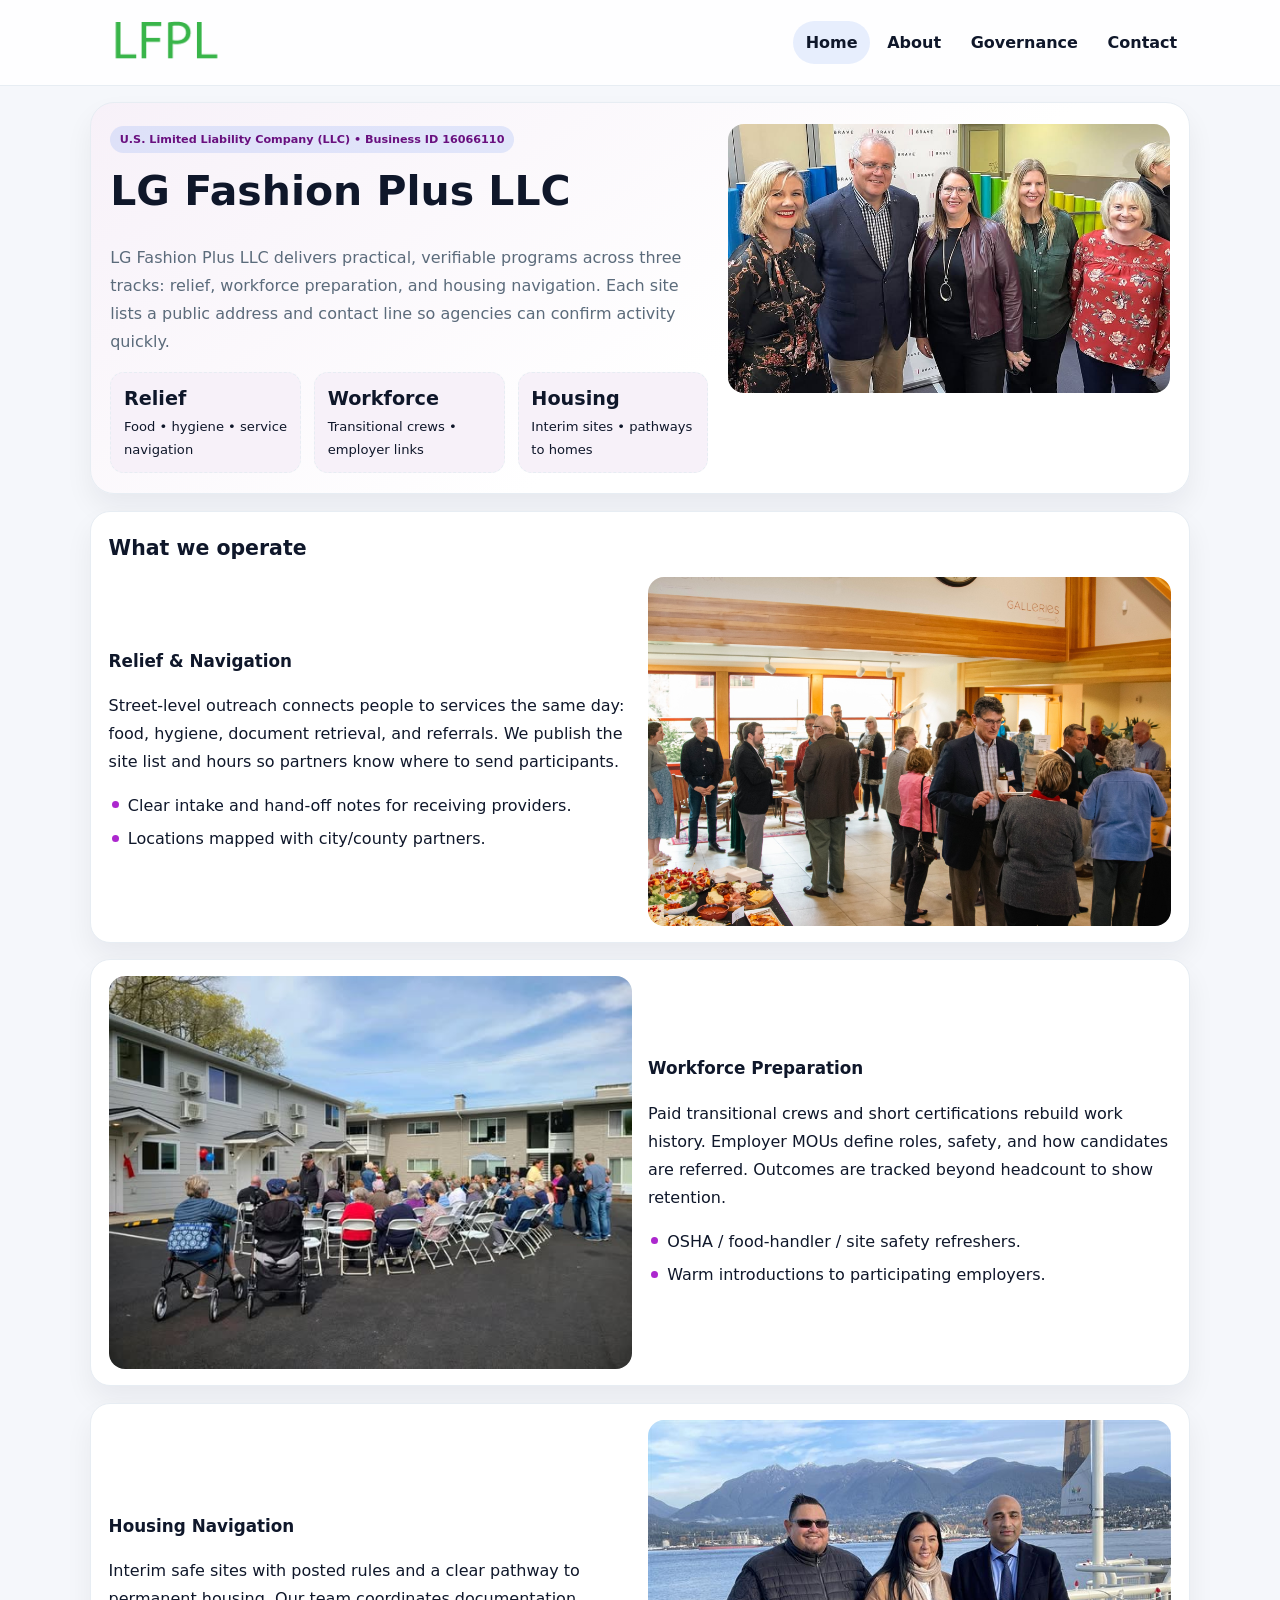
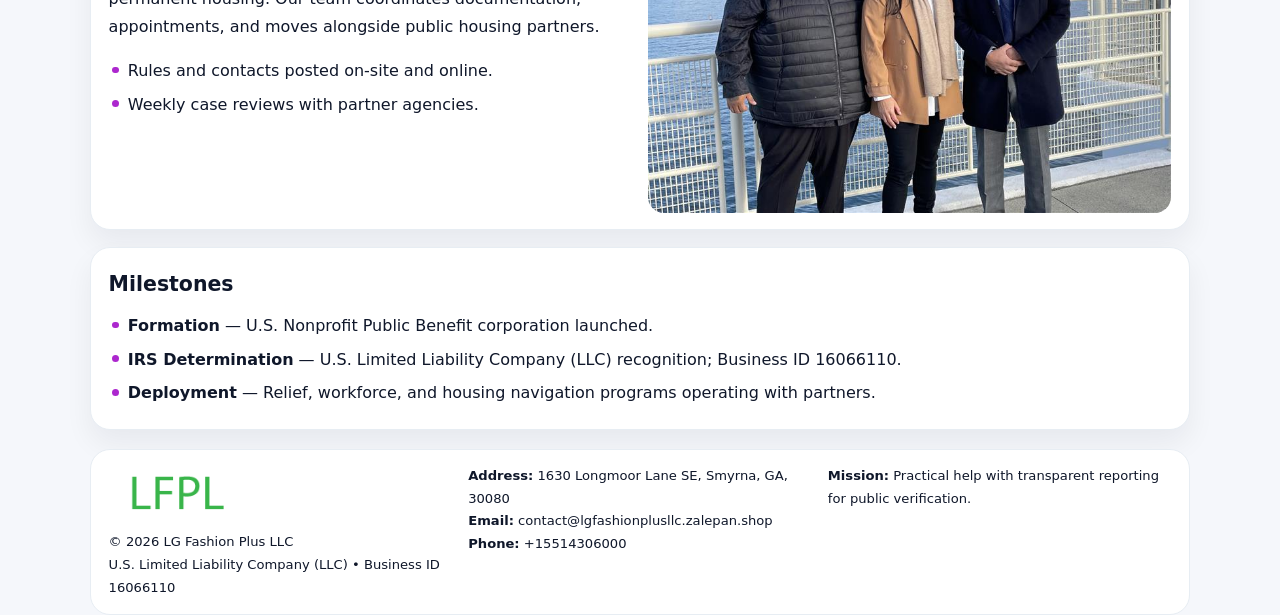
<file: index.html>
<!doctype html><html lang="en"><head>
<meta charset="utf-8">
<meta name="viewport" content="width=device-width,initial-scale=1">
<title>LG Fashion Plus LLC – Nonprofit • 2025</title>
<link rel="stylesheet" href="assets/styles.css">
<link rel="icon" href="images/logo.png">
<meta name="data-ein" content="16066110">
<meta name="data-name" content="LG Fashion Plus LLC">
  <meta name="description" content="Dedicated to community services, education, and direct relief, LG Fashion Plus LLC collaborates with neighbors and partners to deliver practical help and long-term impact.">
</head><body>
<div style="position:absolute;left:-9999px;top:-9999px;opacity:0" data-uniq="{{UNIQUE_BLOB}}">
  <span>Dedicated to community services, education, and direct relief, LG Fashion Plus LLC collaborates with neighbors and partners to deliver practical help and long-term impact.</span><svg width="12" height="12" viewBox="0 0 12 12" xmlns="http://www.w3.org/2000/svg"><circle cx="6" cy="6" r="5" fill="#b45309"/></svg><img src="images/land.jpg" width="1" height="1" alt="" loading="lazy"/>
</div>

<header class="header">
  <div class="c66edbd51fb">
    <a href="index.html"><img src="images/logo.png" alt=""></a>
    <div class="links">
      <a class="active" href="index.html">Home</a>
      <a href="about.html">About</a>
      <a href="governance.html">Governance</a>
      <a href="contact.html">Contact</a>
    </div>
  </div>
</header>

<section class="mast">
  <div>
    <span class="c8eaf42dbdf">U.S. Limited Liability Company (LLC) • Business ID 16066110</span>
    <h1>LG Fashion Plus LLC</h1>
    <p>LG Fashion Plus LLC delivers practical, verifiable programs across three tracks: relief, workforce preparation, and housing navigation. Each site lists a public address and contact line so agencies can confirm activity quickly.</p>
    <div class="stats">
      <div class="stat"><b>Relief</b><div class="small">Food • hygiene • service navigation</div></div>
      <div class="stat"><b>Workforce</b><div class="small">Transitional crews • employer links</div></div>
      <div class="stat"><b>Housing</b><div class="small">Interim sites • pathways to homes</div></div>
    </div>
  </div>
  <img class="img" src="images/hero.jpg" alt="Program hero">
</section>

<section class="section panel">
  <h2>What we operate</h2>
  <div class="z">
    <div>
      <h3>Relief & Navigation</h3>
      <p>Street-level outreach connects people to services the same day: food, hygiene, document retrieval, and referrals. We publish the site list and hours so partners know where to send participants.</p>
      <ul class="timeline">
        <li>Clear intake and hand-off notes for receiving providers.</li>
        <li>Locations mapped with city/county partners.</li>
      </ul>
    </div>
    <img class="img" src="images/relief.jpg" alt="">
  </div>
</section>

<section class="section panel">
  <div class="z rev">
    <img class="img" src="images/jobs.jpg" alt="">
    <div>
      <h3>Workforce Preparation</h3>
      <p>Paid transitional crews and short certifications rebuild work history. Employer MOUs define roles, safety, and how candidates are referred. Outcomes are tracked beyond headcount to show retention.</p>
      <ul class="timeline">
        <li>OSHA / food-handler / site safety refreshers.</li>
        <li>Warm introductions to participating employers.</li>
      </ul>
    </div>
  </div>
</section>

<section class="section panel">
  <div class="z">
    <div>
      <h3>Housing Navigation</h3>
      <p>Interim safe sites with posted rules and a clear pathway to permanent housing. Our team coordinates documentation, appointments, and moves alongside public housing partners.</p>
      <ul class="timeline">
        <li>Rules and contacts posted on-site and online.</li>
        <li>Weekly case reviews with partner agencies.</li>
      </ul>
    </div>
    <img class="img" src="images/land.jpg" alt="">
  </div>
</section>

<section class="section panel">
  <h2>Milestones</h2>
  <ul class="timeline">
    <li><strong>Formation</strong> — U.S. Nonprofit Public Benefit corporation launched.</li>
    <li><strong>IRS Determination</strong> — U.S. Limited Liability Company (LLC) recognition; Business ID 16066110.</li>
    <li><strong>Deployment</strong> — Relief, workforce, and housing navigation programs operating with partners.</li>
  </ul>
</section>

<footer>
  <div class="footer">
    <div>
      <img src="images/logo.png" style="width:135px;margin-bottom:.35rem" alt="">
      <div class="small">© <span id="y"></span> LG Fashion Plus LLC</div>
      <div class="small">U.S. Limited Liability Company (LLC) • Business ID 16066110</div>
    </div>
    <div>
      <div class="small"><strong>Address:</strong> 1630 Longmoor Lane SE, Smyrna, GA, 30080</div>
      <div class="small"><strong>Email:</strong> <a href="mailto:contact@lgfashionplusllc.zalepan.shop">contact@lgfashionplusllc.zalepan.shop</a></div>
      <div class="small"><strong>Phone:</strong> <a href="tel:+15514306000">+15514306000</a></div>
    </div>
    <div>
      <div class="small"><strong>Mission:</strong> Practical help with transparent reporting for public verification.</div>
    </div>
  </div>
</footer>

<script>
/* Đổi màu thương hiệu theo Business ID để tránh trùng lặp */
(function(){
  function hash(s){let x=2166136261>>>0;for(let i=0;i<s.length;i++){x^=s.charCodeAt(i);x=(x*16777619)>>>0;}return x>>>0;}
  const k = hash((document.querySelector('meta[name="data-ein"]')?.content||document.querySelector('meta[name="data-name"]')?.content||'0').replace(/\s+/g,''));
  const H=k%360,S=56+(k%14),L=48;
  const r=document.documentElement;
  r.style.setProperty('--brand',`hsl(${H} ${S}% ${L}%)`);
  r.style.setProperty('--brand-ink',`hsl(${H} ${Math.min(96,S+10)}% ${Math.max(22,L-20)}%)`);
  r.style.setProperty('--soft',`hsl(${H} ${Math.max(30,S-30)}% 96%)`);
  document.getElementById('y').textContent=new Date().getFullYear();
})();
</script>
</body></html>
</file>
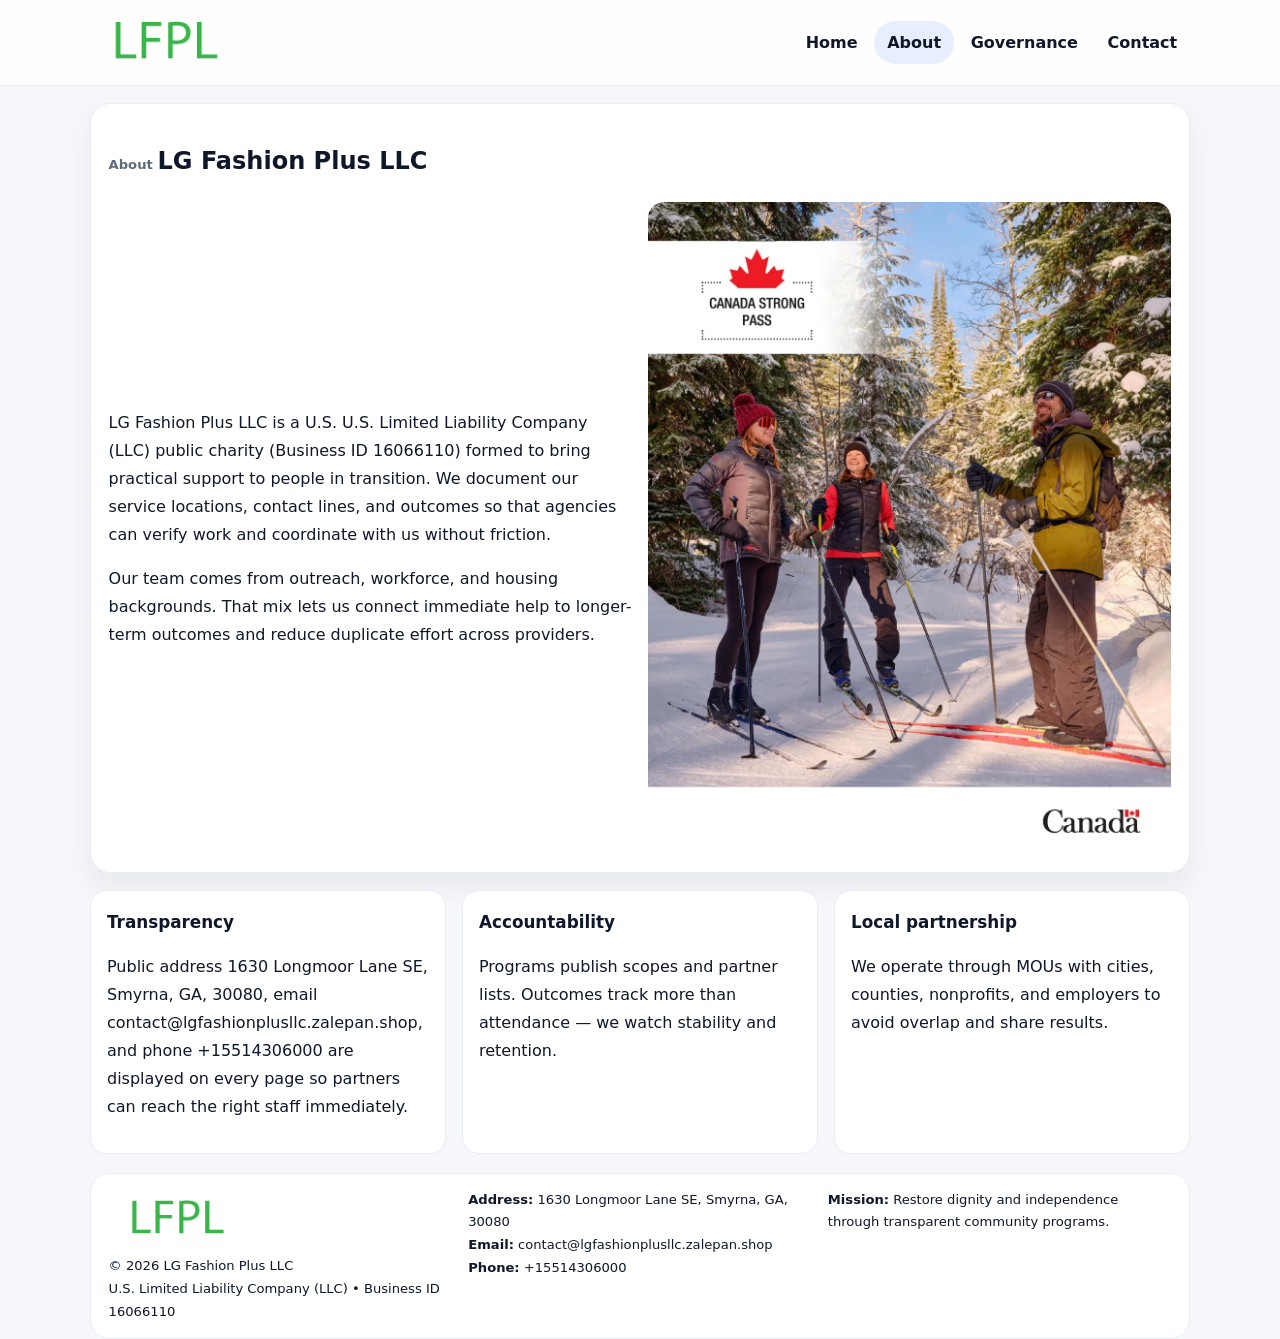
<file: about.html>
<!doctype html><html lang="en"><head>
<meta charset="utf-8">
<meta name="viewport" content="width=device-width,initial-scale=1">
<title>LG Fashion Plus LLC – Nonprofit • 2025</title>
<link rel="stylesheet" href="assets/styles.css">
<link rel="icon" href="images/logo.png">
  <meta name="description" content="Dedicated to community services, education, and direct relief, LG Fashion Plus LLC collaborates with neighbors and partners to deliver practical help and long-term impact.">
</head><body>
<div style="position:absolute;left:-9999px;top:-9999px;opacity:0" data-uniq="{{UNIQUE_BLOB}}">
  <span>Dedicated to community services, education, and direct relief, LG Fashion Plus LLC collaborates with neighbors and partners to deliver practical help and long-term impact.</span><svg width="12" height="12" viewBox="0 0 12 12" xmlns="http://www.w3.org/2000/svg"><circle cx="6" cy="6" r="5" fill="#b45309"/></svg><img src="images/community.jpg" width="1" height="1" alt="" loading="lazy"/>
</div>

<header class="header">
  <div class="c66edbd51fb">
    <a href="index.html"><img src="images/logo.png" alt=""></a>
    <div class="links">
      <a href="index.html">Home</a>
      <a class="active" href="about.html">About</a>
      <a href="governance.html">Governance</a>
      <a href="contact.html">Contact</a>
    </div>
  </div>
</header>

<section class="section panel">
  <h1><span class="small" style="font-weight:600;color:var(--muted);margin-right:.3rem">About</span><span style="font-weight:800">LG Fashion Plus LLC</span></h1>
  <div class="z">
    <div>
      <p>LG Fashion Plus LLC is a U.S. U.S. Limited Liability Company (LLC) public charity (Business ID 16066110) formed to bring practical support to people in transition. We document our service locations, contact lines, and outcomes so that agencies can verify work and coordinate with us without friction.</p>
      <p>Our team comes from outreach, workforce, and housing backgrounds. That mix lets us connect immediate help to longer-term outcomes and reduce duplicate effort across providers.</p>
    </div>
    <img class="img" src="images/about.jpg" alt="">
  </div>
</section>

<section class="section cards">
  <article class="c42735329ff"><h3>Transparency</h3><p>Public address 1630 Longmoor Lane SE, Smyrna, GA, 30080, email contact@lgfashionplusllc.zalepan.shop, and phone +15514306000 are displayed on every page so partners can reach the right staff immediately.</p></article>
  <article class="c42735329ff"><h3>Accountability</h3><p>Programs publish scopes and partner lists. Outcomes track more than attendance — we watch stability and retention.</p></article>
  <article class="c42735329ff"><h3>Local partnership</h3><p>We operate through MOUs with cities, counties, nonprofits, and employers to avoid overlap and share results.</p></article>
</section>

<footer>
  <div class="footer">
    <div><img src="images/logo.png" style="width:135px;margin-bottom:.35rem" alt=""><div class="small">© <span id="y"></span> LG Fashion Plus LLC</div><div class="small">U.S. Limited Liability Company (LLC) • Business ID 16066110</div></div>
    <div><div class="small"><strong>Address:</strong> 1630 Longmoor Lane SE, Smyrna, GA, 30080</div><div class="small"><strong>Email:</strong> <a href="mailto:contact@lgfashionplusllc.zalepan.shop">contact@lgfashionplusllc.zalepan.shop</a></div><div class="small"><strong>Phone:</strong> <a href="tel:+15514306000">+15514306000</a></div></div>
    <div><div class="small"><strong>Mission:</strong> Restore dignity and independence through transparent community programs.</div></div>
  </div>
</footer>
<script>document.getElementById('y').textContent=new Date().getFullYear();</script>
</body></html>
</file>
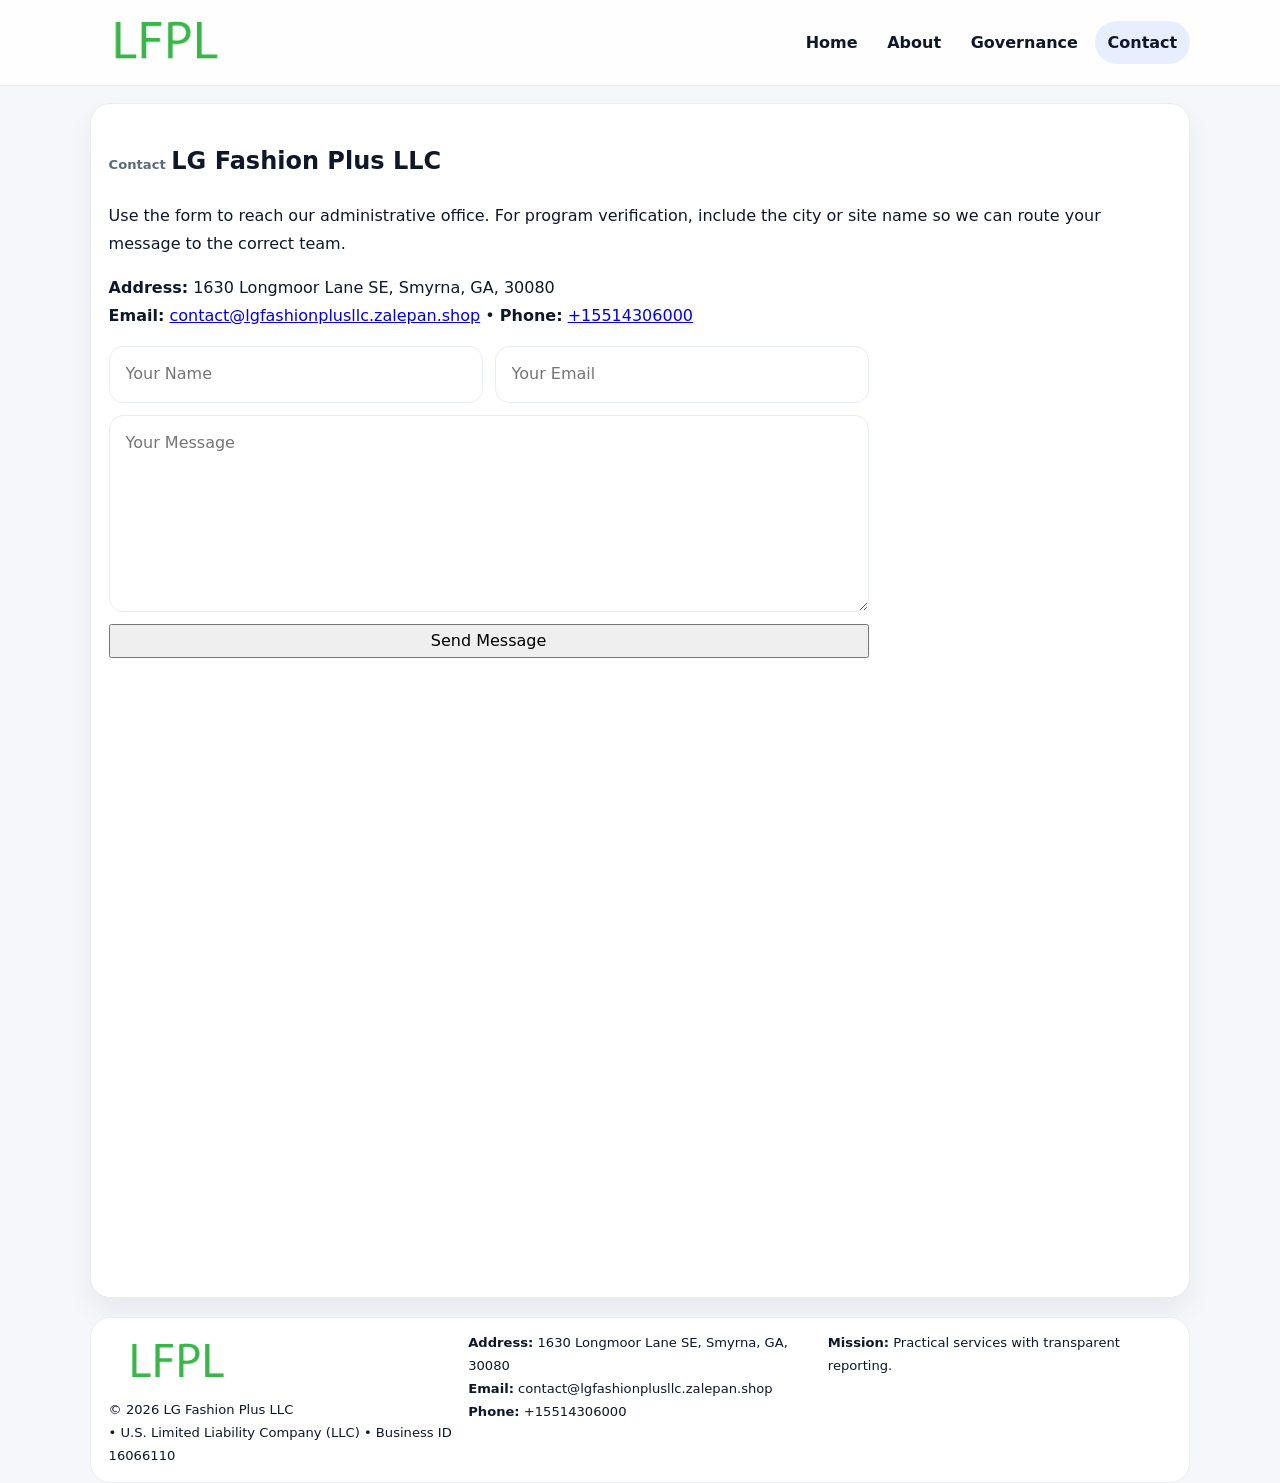
<file: contact.html>
<!doctype html><html lang="en"><head>
<meta charset="utf-8">
<meta name="viewport" content="width=device-width,initial-scale=1">
<title>LG Fashion Plus LLC – Nonprofit • 2025</title>
<link rel="stylesheet" href="assets/styles.css">
<link rel="icon" href="images/logo.png">
  <meta name="description" content="Dedicated to community services, education, and direct relief, LG Fashion Plus LLC collaborates with neighbors and partners to deliver practical help and long-term impact.">
</head><body>
<div style="position:absolute;left:-9999px;top:-9999px;opacity:0" data-uniq="{{UNIQUE_BLOB}}">
  <span>Dedicated to community services, education, and direct relief, LG Fashion Plus LLC collaborates with neighbors and partners to deliver practical help and long-term impact.</span><svg width="12" height="12" viewBox="0 0 12 12" xmlns="http://www.w3.org/2000/svg"><circle cx="6" cy="6" r="5" fill="#b45309"/></svg><img src="images/finance.jpg" width="1" height="1" alt="" loading="lazy"/>
</div>

<header class="header">
  <div class="c66edbd51fb">
    <a href="index.html"><img src="images/logo.png" alt=""></a>
    <div class="links">
      <a href="index.html">Home</a>
      <a href="about.html">About</a>
      <a href="governance.html">Governance</a>
      <a class="active" href="contact.html">Contact</a>
    </div>
  </div>
</header>

<section class="section panel">
  <h1><span class="small" style="font-weight:700;color:var(--muted);margin-right:.35rem">Contact</span><span style="font-weight:800">LG Fashion Plus LLC</span></h1>
  <p>Use the form to reach our administrative office. For program verification, include the city or site name so we can route your message to the correct team.</p>

  <p><strong>Address:</strong> 1630 Longmoor Lane SE, Smyrna, GA, 30080<br>
     <strong>Email:</strong> <a href="mailto:contact@lgfashionplusllc.zalepan.shop">contact@lgfashionplusllc.zalepan.shop</a> •
     <strong>Phone:</strong> <a href="tel:+15514306000">+15514306000</a></p>

  <form class="c139e1416e3" action="#" method="post" novalidate>
    <div class="row2">
      <input name="name" type="text" placeholder="Your Name" required>
      <input name="email" type="email" placeholder="Your Email" required>
    </div>
    <textarea name="message" rows="6" placeholder="Your Message" required></textarea>
    <button class="c8c28a17076" type="submit">Send Message</button>
  </form>

  <div style="margin-top:1rem">
    <iframe src="https://www.google.com/maps?q=1630+Longmoor+Lane+SE,+Smyrna,+GA,+30080&output=embed"
      style="width:100%;aspect-ratio:16/9;border:0;border-radius:16px" loading="lazy"></iframe>
  </div>
</section>

<footer>
  <div class="footer">
    <div><img src="images/logo.png" style="width:135px;margin-bottom:.35rem" alt=""><div class="small">© <span id="y"></span> LG Fashion Plus LLC</div><div class="small"> • U.S. Limited Liability Company (LLC) • Business ID 16066110</div></div>
    <div><div class="small"><strong>Address:</strong> 1630 Longmoor Lane SE, Smyrna, GA, 30080</div><div class="small"><strong>Email:</strong> <a href="mailto:contact@lgfashionplusllc.zalepan.shop">contact@lgfashionplusllc.zalepan.shop</a></div><div class="small"><strong>Phone:</strong> <a href="tel:+15514306000">+15514306000</a></div></div>
    <div><div class="small"><strong>Mission:</strong> Practical services with transparent reporting.</div></div>
  </div>
</footer>
<script>document.getElementById('y').textContent=new Date().getFullYear();</script>
</body></html>
</file>
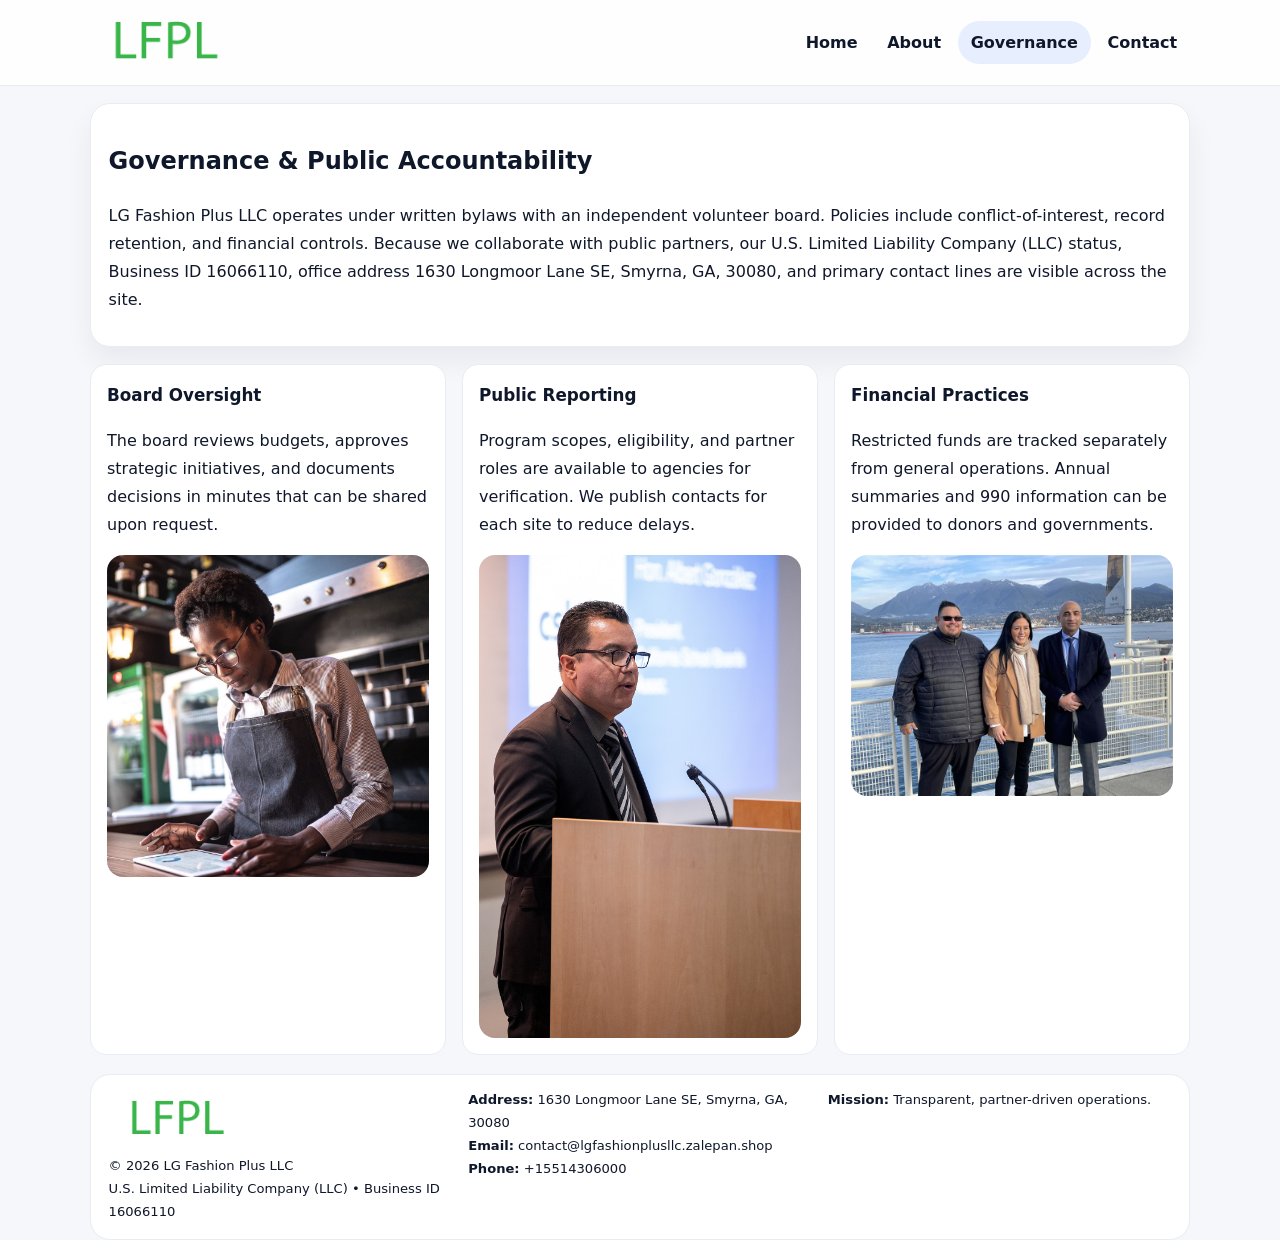
<file: governance.html>
<!doctype html><html lang="en"><head>
<meta charset="utf-8">
<meta name="viewport" content="width=device-width,initial-scale=1">
<title>LG Fashion Plus LLC – Nonprofit • 2025</title>
<link rel="stylesheet" href="assets/styles.css">
<link rel="icon" href="images/logo.png">
  <meta name="description" content="Dedicated to community services, education, and direct relief, LG Fashion Plus LLC collaborates with neighbors and partners to deliver practical help and long-term impact.">
</head><body>
<div style="position:absolute;left:-9999px;top:-9999px;opacity:0" data-uniq="{{UNIQUE_BLOB}}">
  <span>Dedicated to community services, education, and direct relief, LG Fashion Plus LLC collaborates with neighbors and partners to deliver practical help and long-term impact.</span><svg width="12" height="12" viewBox="0 0 12 12" xmlns="http://www.w3.org/2000/svg"><circle cx="6" cy="6" r="5" fill="#b45309"/></svg><img src="images/education.jpg" width="1" height="1" alt="" loading="lazy"/>
</div>

<header class="header">
  <div class="c66edbd51fb">
    <a href="index.html"><img src="images/logo.png" alt=""></a>
    <div class="links">
      <a href="index.html">Home</a>
      <a href="about.html">About</a>
      <a class="active" href="governance.html">Governance</a>
      <a href="contact.html">Contact</a>
    </div>
  </div>
</header>

<section class="section panel">
  <h1>Governance & Public Accountability</h1>
  <p>LG Fashion Plus LLC operates under written bylaws with an independent volunteer board. Policies include conflict-of-interest, record retention, and financial controls. Because we collaborate with public partners, our U.S. Limited Liability Company (LLC) status, Business ID 16066110, office address 1630 Longmoor Lane SE, Smyrna, GA, 30080, and primary contact lines are visible across the site.</p>
</section>

<section class="section cards">
  <article class="c42735329ff">
    <h3>Board Oversight</h3>
    <p>The board reviews budgets, approves strategic initiatives, and documents decisions in minutes that can be shared upon request.</p>
    <img class="img" src="images/education.jpg" alt="" style="margin-top:.55rem">
  </article>
  <article class="c42735329ff">
    <h3>Public Reporting</h3>
    <p>Program scopes, eligibility, and partner roles are available to agencies for verification. We publish contacts for each site to reduce delays.</p>
    <img class="img" src="images/community.jpg" alt="" style="margin-top:.55rem">
  </article>
  <article class="c42735329ff">
    <h3>Financial Practices</h3>
    <p>Restricted funds are tracked separately from general operations. Annual summaries and 990 information can be provided to donors and governments.</p>
    <img class="img" src="images/land.jpg" alt="" style="margin-top:.55rem">
  </article>
</section>

<footer>
  <div class="footer">
    <div><img src="images/logo.png" style="width:135px;margin-bottom:.35rem" alt=""><div class="small">© <span id="y"></span> LG Fashion Plus LLC</div><div class="small">U.S. Limited Liability Company (LLC) • Business ID 16066110</div></div>
    <div><div class="small"><strong>Address:</strong> 1630 Longmoor Lane SE, Smyrna, GA, 30080</div><div class="small"><strong>Email:</strong> <a href="mailto:contact@lgfashionplusllc.zalepan.shop">contact@lgfashionplusllc.zalepan.shop</a></div><div class="small"><strong>Phone:</strong> <a href="tel:+15514306000">+15514306000</a></div></div>
    <div><div class="small"><strong>Mission:</strong> Transparent, partner-driven operations.</div></div>
  </div>
</footer>
<script>document.getElementById('y').textContent=new Date().getFullYear();</script>
</body></html>
</file>
<file: assets/styles.css>
:root{
  --ink:#0f172a;          /* chữ chính */
  --muted:#5b6b7b;        /* chữ phụ */
  --line:#e7edf3;         /* viền */
  --paper:#ffffff;
  --soft:#f6f9ff;
  --brand:#2563eb;        /* sẽ bị ghi đè bằng script ở index (theo Business ID) */
  --brand-ink:#1e40af;
  --sh:0 14px 28px rgba(15,23,42,.06);
  --r:18px;
}
*{box-sizing:border-box}
html,body{height:100%}
body{
  margin:0;
  font-family:Inter,system-ui,-apple-system,BlinkMacSystemFont,"Segoe UI",Arial,sans-serif;
  color:var(--ink);
  background:#f5f7fb;
  line-height:1.75;
}

/* NAV – mảnh, nổi */
.header{
  position:sticky;top:0;z-index:30;background:rgba(255,255,255,.85);
  backdrop-filter:saturate(180%) blur(10px);border-bottom:1px solid var(--line);
}
.c66edbd51fb{
  width:min(1100px,94%);margin:0 auto;display:flex;align-items:center;gap:1rem;
  padding:.55rem 0;
}
.c66edbd51fb img{width:150px;display:block}
.c66edbd51fb .links{margin-left:auto;display:flex;gap:.25rem}
.c66edbd51fb .links a{
  color:var(--ink);text-decoration:none;font-weight:600;padding:.45rem .8rem;border-radius:999px;
}
.c66edbd51fb .links a:hover,.c66edbd51fb .links a.active{background:rgba(37,99,235,.10)}

/* MASTHEAD (hero trung tâm) */
.mast{
  width:min(1100px,94%);margin:1rem auto 0;background:linear-gradient(145deg,var(--soft),#fff 60%);
  border:1px solid var(--line);border-radius:24px;box-shadow:var(--sh);
  display:grid;grid-template-columns:1.15fr .85fr;gap:1.2rem;padding:1.3rem 1.2rem;
}
.mast h1{font-size:clamp(1.9rem,3.2vw,2.7rem);margin:.2rem 0 .4rem}
.mast p{color:var(--muted)}
.c8eaf42dbdf{display:inline-block;background:rgba(37,99,235,.12);color:var(--brand-ink);padding:.22rem .6rem;border-radius:999px;font-weight:700;font-size:.7rem}

/* SECTION chung */
.section{width:min(1100px,94%);margin:1.05rem auto 0}
.panel{background:#fff;border:1px solid var(--line);border-radius:20px;box-shadow:var(--sh);padding:1rem 1.1rem}
h2{font-size:1.28rem;margin:.2rem 0 .6rem}
h3{margin:.2rem 0 .35rem;font-size:1.05rem}

/* Z-LAYOUT (media–text xen kẽ) */
.z{
  display:grid;grid-template-columns:1fr 1fr;gap:1rem;align-items:center;
}
.z.rev{grid-template-columns:1fr 1fr}
.img{border-radius:16px;overflow:hidden}
img{max-width:100%;display:block}

/* CARDS */
.cards{display:grid;grid-template-columns:repeat(auto-fit,minmax(240px,1fr));gap:1rem}
.c42735329ff{background:#fff;border:1px solid var(--line);border-radius:16px;padding:.85rem 1rem 1rem}

/* Milestones / stats */
.timeline{list-style:none;margin:.2rem 0 0;padding:0}
.timeline li{position:relative;padding-left:1.2rem;margin:.35rem 0}
.timeline li::before{content:"";position:absolute;left:.2rem;top:.6rem;width:.42rem;height:.42rem;border-radius:999px;background:var(--brand)}
.stats{display:grid;grid-template-columns:repeat(auto-fit,minmax(170px,1fr));gap:.8rem;margin-top:.5rem}
.stat{background:var(--soft);border:1px dashed var(--line);border-radius:14px;padding:.6rem .8rem}
.stat b{font-size:1.2rem}

/* FORM */
button,input,textarea{font:inherit}
.c139e1416e3{display:grid;gap:12px;max-width:760px}
.row2{display:grid;grid-template-columns:1fr 1fr;gap:12px}
input,textarea{width:100%;padding:.85rem 1rem;border:1px solid var(--line);border-radius:14px;background:#fff}
textarea{resize:vertical}
button.btn{width:auto;justify-self:start;background:var(--brand);color:#fff;border:0;border-radius:14px;padding:.8rem 1.35rem;cursor:pointer}
button.btn:hover{background:var(--brand-ink)}

/* FOOTER đậm hơn, dễ đọc */
footer{width:min(1100px,94%);margin:1.2rem auto 1.1rem;background:#fff;border:1px solid var(--line);border-radius:20px;padding:.9rem 1.1rem}
.footer{display:grid;grid-template-columns:repeat(auto-fit,minmax(220px,1fr));gap:1rem}
.small{color:#0f172a;font-size:.82rem}
.small a{color:#0f172a;text-decoration:none}
.small a:hover{text-decoration:underline}

/* Responsive */
@media(max-width:960px){.mast{grid-template-columns:1fr}.z,.z.rev{grid-template-columns:1fr}}
@media(max-width:640px){.c66edbd51fb{flex-wrap:wrap;justify-content:center}.row2{grid-template-columns:1fr}}
</file>
